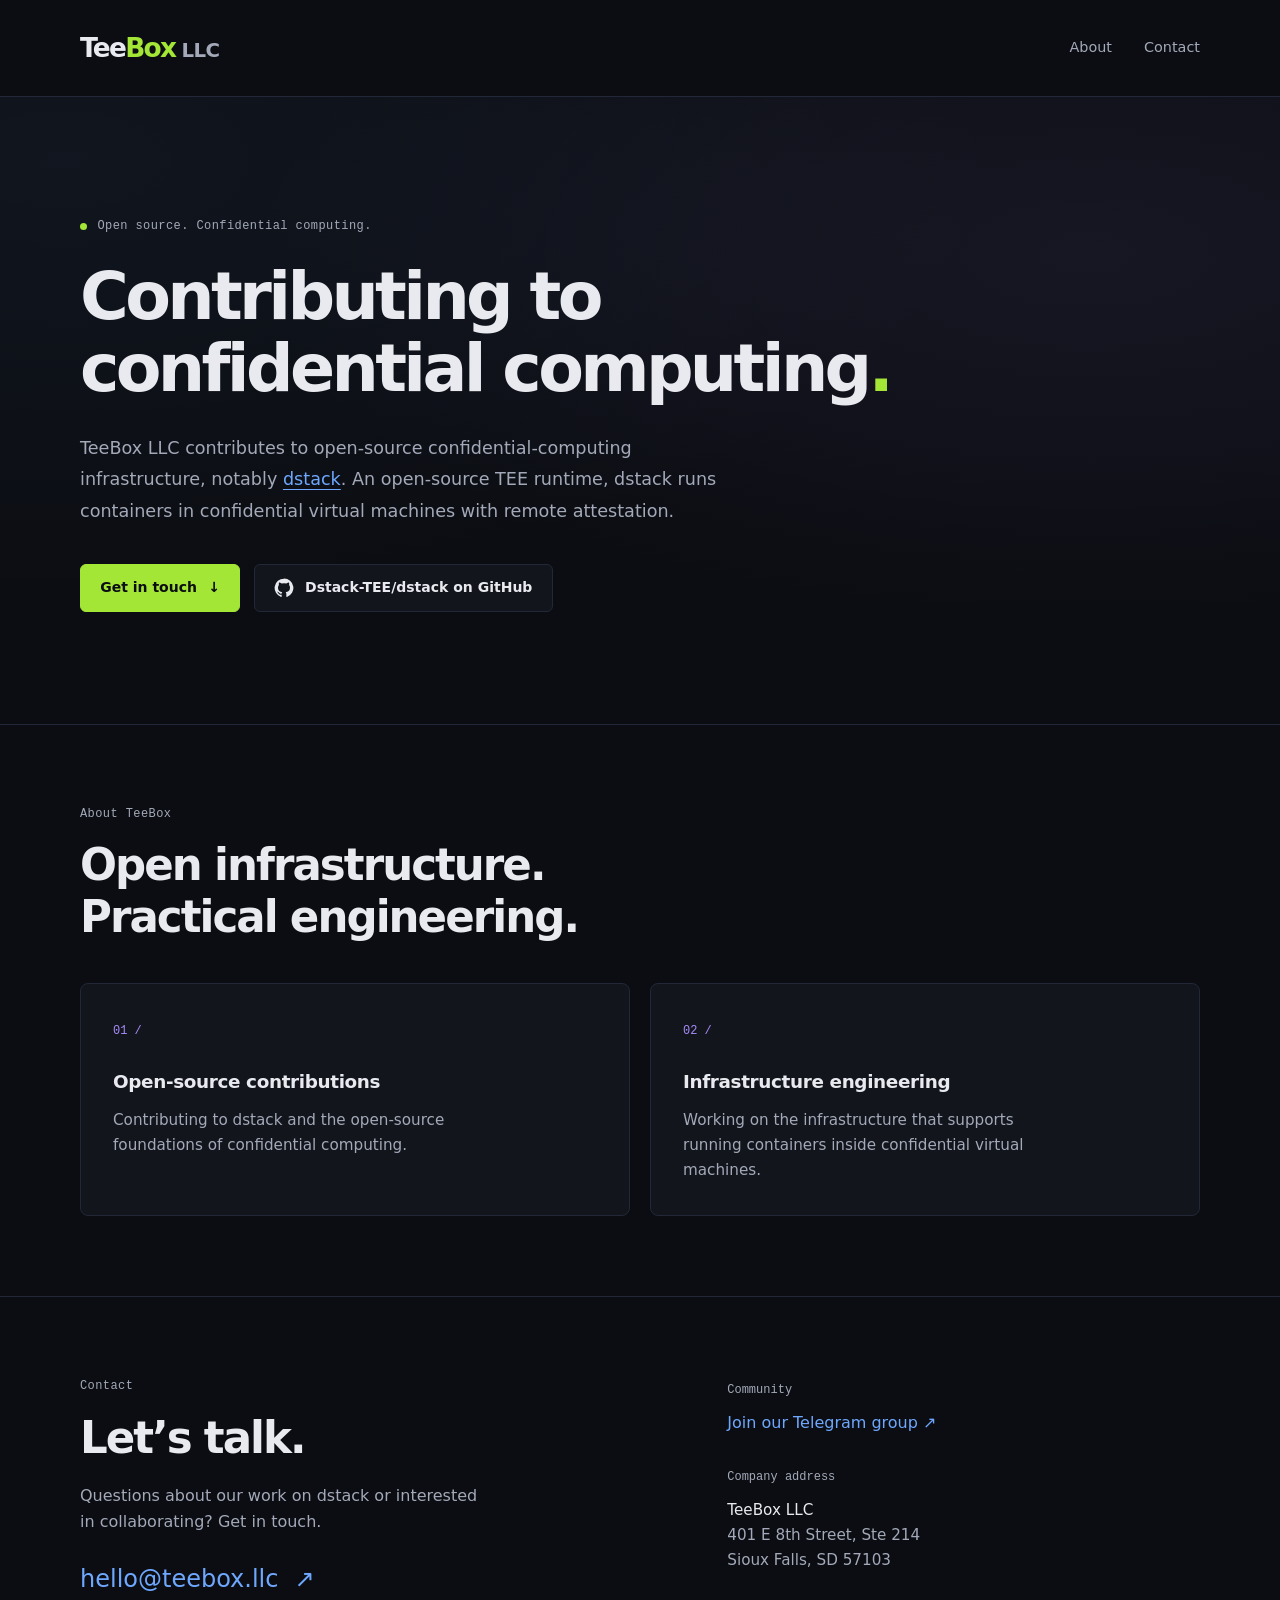
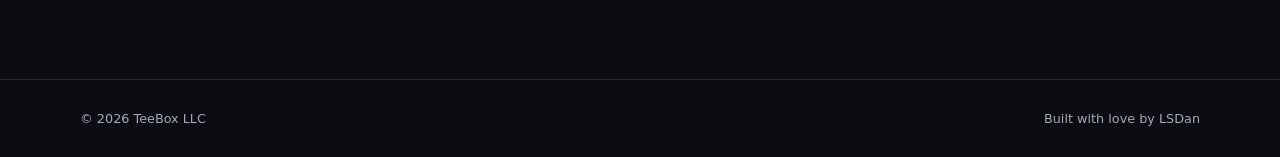
<file: index.html>
<!DOCTYPE html>
<html lang="en">
<head>
  <meta charset="utf-8">
  <meta name="viewport" content="width=device-width, initial-scale=1">
  <title>TeeBox LLC — Confidential computing infrastructure</title>
  <meta name="description" content="TeeBox LLC contributes to open-source confidential-computing infrastructure, including dstack, an open-source TEE runtime.">
  <link rel="canonical" href="https://teebox.llc/">
  <meta name="theme-color" content="#0b0d12">
  <meta name="color-scheme" content="dark">
  <meta property="og:type" content="website">
  <meta property="og:site_name" content="TeeBox LLC">
  <meta property="og:title" content="TeeBox LLC — Confidential computing infrastructure">
  <meta property="og:description" content="Contributing to open-source confidential-computing infrastructure, including dstack, an open-source TEE runtime.">
  <meta property="og:url" content="https://teebox.llc/">
  <meta property="og:image" content="https://teebox.llc/og-image.png">
  <meta property="og:image:width" content="1200">
  <meta property="og:image:height" content="630">
  <meta property="og:image:alt" content="TeeBox LLC — Open-source confidential computing infrastructure">
  <meta name="twitter:card" content="summary_large_image">
  <meta name="twitter:title" content="TeeBox LLC — Confidential computing infrastructure">
  <meta name="twitter:description" content="Contributing to open-source confidential-computing infrastructure, including dstack, an open-source TEE runtime.">
  <meta name="twitter:image" content="https://teebox.llc/og-image.png">
  <meta name="twitter:image:alt" content="TeeBox LLC — Open-source confidential computing infrastructure">
  <link rel="icon" href="/favicon.svg" type="image/svg+xml">
  <link rel="icon" href="/favicon.ico" sizes="any">
  <link rel="icon" type="image/png" sizes="32x32" href="/favicon-32x32.png">
  <link rel="apple-touch-icon" href="/apple-touch-icon.png">
  <link rel="manifest" href="/site.webmanifest">
  <link rel="stylesheet" href="/styles.css">
</head>
<body>
  <a class="skip-link" href="#main">Skip to content</a>
  <header class="site-header">
    <div class="container header-inner">
      <a class="wordmark" href="/" aria-label="TeeBox LLC home">Tee<span class="wordmark-accent">Box</span><span class="wordmark-entity"> LLC</span></a>
      <nav aria-label="Main navigation">
        <a href="#about">About</a>
        <a href="#contact">Contact</a>
      </nav>
    </div>
  </header>

  <main id="main" tabindex="-1">
    <section class="hero" aria-labelledby="hero-title">
      <div class="container">
        <p class="eyebrow"><span class="status-dot" aria-hidden="true"></span> Open source. Confidential computing.</p>
        <h1 id="hero-title">Contributing to<br>confidential computing<span class="accent">.</span></h1>
        <p class="hero-description">TeeBox LLC contributes to open-source confidential-computing infrastructure, notably <a href="https://dstack.org/">dstack</a>. An open-source TEE runtime, dstack runs containers in confidential virtual machines with remote attestation.</p>
        <div class="hero-actions">
          <a class="btn" href="#contact">Get in touch <span aria-hidden="true">↓</span></a>
          <a class="btn btn-secondary" href="https://github.com/Dstack-TEE/dstack">
            <svg aria-hidden="true" focusable="false" width="20" height="20" viewBox="0 0 24 24" fill="currentColor"><path d="M12 .75a11.25 11.25 0 0 0-3.56 21.92c.56.1.77-.24.77-.54v-2.1c-3.13.68-3.79-1.33-3.79-1.33-.51-1.3-1.25-1.65-1.25-1.65-1.02-.7.08-.68.08-.68 1.13.08 1.72 1.16 1.72 1.16 1 1.72 2.63 1.22 3.27.93.1-.73.39-1.22.71-1.5-2.5-.28-5.13-1.25-5.13-5.56 0-1.23.44-2.23 1.16-3.02-.12-.28-.5-1.43.11-2.98 0 0 .95-.3 3.1 1.15a10.8 10.8 0 0 1 5.63 0c2.15-1.45 3.1-1.15 3.1-1.15.61 1.55.23 2.7.11 2.98.72.79 1.16 1.79 1.16 3.02 0 4.32-2.64 5.28-5.15 5.55.4.35.76 1.03.76 2.08v3.1c0 .3.2.65.78.54A11.25 11.25 0 0 0 12 .75Z"/></svg>
            Dstack-TEE/dstack on GitHub
          </a>
        </div>
      </div>
    </section>

    <section class="about section" id="about" aria-labelledby="about-title">
      <div class="container">
        <div class="section-heading">
          <p class="eyebrow">About TeeBox</p>
          <h2 id="about-title">Open infrastructure.<br>Practical engineering.</h2>
        </div>
        <div class="work-grid">
          <article class="work-card">
            <span class="card-mark" aria-hidden="true">01 /</span>
            <h3>Open-source contributions</h3>
            <p>Contributing to dstack and the open-source foundations of confidential computing.</p>
          </article>
          <article class="work-card">
            <span class="card-mark" aria-hidden="true">02 /</span>
            <h3>Infrastructure engineering</h3>
            <p>Working on the infrastructure that supports running containers inside confidential virtual machines.</p>
          </article>
        </div>
      </div>
    </section>

    <section class="contact section" id="contact" aria-labelledby="contact-title">
      <div class="container contact-grid">
        <div class="contact-intro">
          <p class="eyebrow">Contact</p>
          <h2 id="contact-title">Let’s talk.</h2>
          <p>Questions about our work on dstack or interested in collaborating? Get in touch.</p>
          <a class="email-link" href="mailto:hello@teebox.llc">hello@teebox.llc <span aria-hidden="true">↗</span></a>
        </div>
        <div class="contact-details">
          <div>
            <h3>Community</h3>
            <a href="https://t.me/+yV-i6w2_Lz40ZTUx" target="_blank" rel="noopener noreferrer">Join our Telegram group <span aria-hidden="true">↗</span></a>
          </div>
          <div>
            <h3>Company address</h3>
            <address><strong>TeeBox LLC</strong><br>401 E 8th Street, Ste 214<br>Sioux Falls, SD 57103</address>
          </div>
        </div>
      </div>
    </section>
  </main>

  <footer class="site-footer">
    <div class="container footer-inner">
      <p>© 2026 TeeBox LLC</p>
      <p>Built with love by LSDan</p>
    </div>
  </footer>
</body>
</html>
</file>
<file: styles.css>
:root {
  color-scheme: dark;
  --bg: #0b0d12;
  --surface: #12151c;
  --border: #232838;
  --text: #e8eaf0;
  --muted: #a3a9b8;
  --blue: #6ea8fe;
  --purple: #a78bfa;
  --lime: #a3e635;
  --font-sans: ui-sans-serif, system-ui, -apple-system, "Segoe UI", Roboto, "Helvetica Neue", Arial, sans-serif;
  --font-mono: ui-monospace, SFMono-Regular, Menlo, Consolas, monospace;
}

*, *::before, *::after { box-sizing: border-box; }
html { scroll-padding-top: 2rem; }
body {
  margin: 0;
  min-height: 100vh;
  display: flex;
  flex-direction: column;
  background: var(--bg);
  color: var(--text);
  font-family: var(--font-sans);
  line-height: 1.65;
  -webkit-font-smoothing: antialiased;
}
main { flex: 1; }
h1, h2, h3, p { margin: 0; }
a { color: var(--blue); text-underline-offset: .22em; }
a:hover { color: var(--lime); }
a, .btn { transition: color 160ms ease, background-color 160ms ease, border-color 160ms ease; }
:focus-visible { outline: 3px solid var(--blue); outline-offset: 5px; }
::selection { background: var(--lime); color: var(--bg); }
.container { width: min(1120px, calc(100% - 4rem)); margin-inline: auto; }
.skip-link {
  position: absolute;
  top: 1rem;
  left: 1rem;
  z-index: 10;
  padding: .7rem 1rem;
  background: var(--lime);
  color: var(--bg);
  font-weight: 700;
  transform: translateY(-180%);
}
.skip-link:focus { transform: translateY(0); color: var(--bg); }
.site-header { border-bottom: 1px solid var(--border); }
.header-inner { display: flex; align-items: center; justify-content: space-between; min-height: 96px; gap: 1.5rem; }
.wordmark { color: var(--text); font-size: 1.65rem; font-weight: 800; letter-spacing: -.065em; text-decoration: none; white-space: nowrap; }
.wordmark:hover { color: var(--text); }
.wordmark-accent { color: var(--lime); }
.wordmark-entity { color: var(--muted); font-size: .75em; letter-spacing: -.03em; }
nav { display: flex; gap: 2rem; }
nav a { padding-block: .7rem; color: var(--muted); font-size: .9rem; text-decoration: none; }
nav a:hover { color: var(--text); }
.hero {
  position: relative;
  padding-block: 7.5rem 7rem;
  background: radial-gradient(ellipse at 85% 25%, rgba(167, 139, 250, .08), transparent 55%), radial-gradient(ellipse at 5% 10%, rgba(110, 168, 254, .055), transparent 55%);
}
.eyebrow { display: flex; align-items: center; gap: .65rem; color: var(--muted); font-family: var(--font-mono); font-size: .75rem; letter-spacing: .035em; }
.status-dot { width: 7px; height: 7px; flex-shrink: 0; border-radius: 50%; background: var(--lime); }
h1 { margin-top: 1.5rem; max-width: 1000px; font-size: clamp(2.6rem, 5.2vw, 4.7rem); line-height: 1.08; font-weight: 650; letter-spacing: -.055em; }
.accent { color: var(--lime); }
.hero-description { max-width: 650px; margin-top: 1.75rem; color: var(--muted); font-size: 1.1rem; line-height: 1.8; }
.hero-actions { display: flex; flex-wrap: wrap; gap: .85rem; margin-top: 2.25rem; }
.btn { display: inline-flex; align-items: center; justify-content: center; gap: .7rem; min-height: 48px; padding: .75rem 1.2rem; border: 1px solid var(--lime); border-radius: 6px; background: var(--lime); color: var(--bg); font-size: .875rem; font-weight: 650; line-height: 1.5; text-decoration: none; }
.btn:hover { background: #b6ee60; border-color: #b6ee60; color: var(--bg); }
.btn svg { flex-shrink: 0; }
.btn-secondary { background: var(--surface); border-color: var(--border); color: var(--text); }
.btn-secondary:hover { background: var(--surface); border-color: var(--muted); color: var(--text); }
.section { padding-block: 5rem; border-top: 1px solid var(--border); }
h2 { margin-top: .9rem; font-size: clamp(2rem, 3.4vw, 2.8rem); line-height: 1.2; font-weight: 600; letter-spacing: -.045em; }
.work-grid { display: grid; grid-template-columns: repeat(2, minmax(0, 1fr)); gap: 1.25rem; margin-top: 2.5rem; }
.work-card { padding: 2rem; border: 1px solid var(--border); border-radius: 8px; background: var(--surface); }
.card-mark { color: var(--purple); font-family: var(--font-mono); font-size: .75rem; }
.work-card h3 { margin-top: 1.5rem; font-size: 1.15rem; font-weight: 600; letter-spacing: -.02em; }
.work-card p { margin-top: .7rem; max-width: 390px; color: var(--muted); font-size: .95rem; }
.contact-grid { display: grid; grid-template-columns: 1.2fr 1fr; gap: 5rem; }
.contact-intro > p:not(.eyebrow) { margin-top: 1.2rem; max-width: 400px; color: var(--muted); }
.email-link { display: inline-flex; gap: 1rem; align-items: center; margin-top: 1.5rem; font-size: clamp(1.1rem, 2.3vw, 1.5rem); text-decoration: none; }
.contact-details { display: grid; gap: 2rem; align-content: start; padding-top: .2rem; }
.contact-details h3 { margin-bottom: .6rem; color: var(--muted); font-family: var(--font-mono); font-size: .75rem; font-weight: 400; }
.contact-details a { text-decoration: none; }
address { color: var(--muted); font-size: .95rem; font-style: normal; }
address strong { color: var(--text); font-weight: 500; }
.site-footer { margin-top: auto; border-top: 1px solid var(--border); padding-block: 1.75rem; color: var(--muted); font-size: .8rem; }
.footer-inner { display: flex; justify-content: space-between; gap: 1rem; }

@media (max-width: 640px) {
  .container { width: calc(100% - 2.5rem); }
  .header-inner { min-height: 80px; gap: 1rem; }
  .wordmark { font-size: 1.45rem; }
  nav { gap: 1.25rem; }
  .hero { padding-block: 4.5rem; }
  .eyebrow { font-size: .65rem; }
  h1 { font-size: clamp(2.25rem, 8.9vw, 3.4rem); }
  .hero-description { font-size: 1rem; }
  .hero-actions { align-items: stretch; flex-direction: column; }
  .btn { padding-inline: .8rem; font-size: .8rem; }
  .section { padding-block: 3.5rem; }
  .work-grid, .contact-grid { grid-template-columns: 1fr; }
  .work-grid { gap: 1rem; margin-top: 2rem; }
  .work-card { padding: 1.5rem; }
  .contact-grid { gap: 2.5rem; }
  .footer-inner { flex-direction: column; gap: .35rem; }
}

@media (prefers-reduced-motion: reduce) {
  *, *::before, *::after { animation: none !important; transition: none !important; scroll-behavior: auto !important; }
}
</file>
